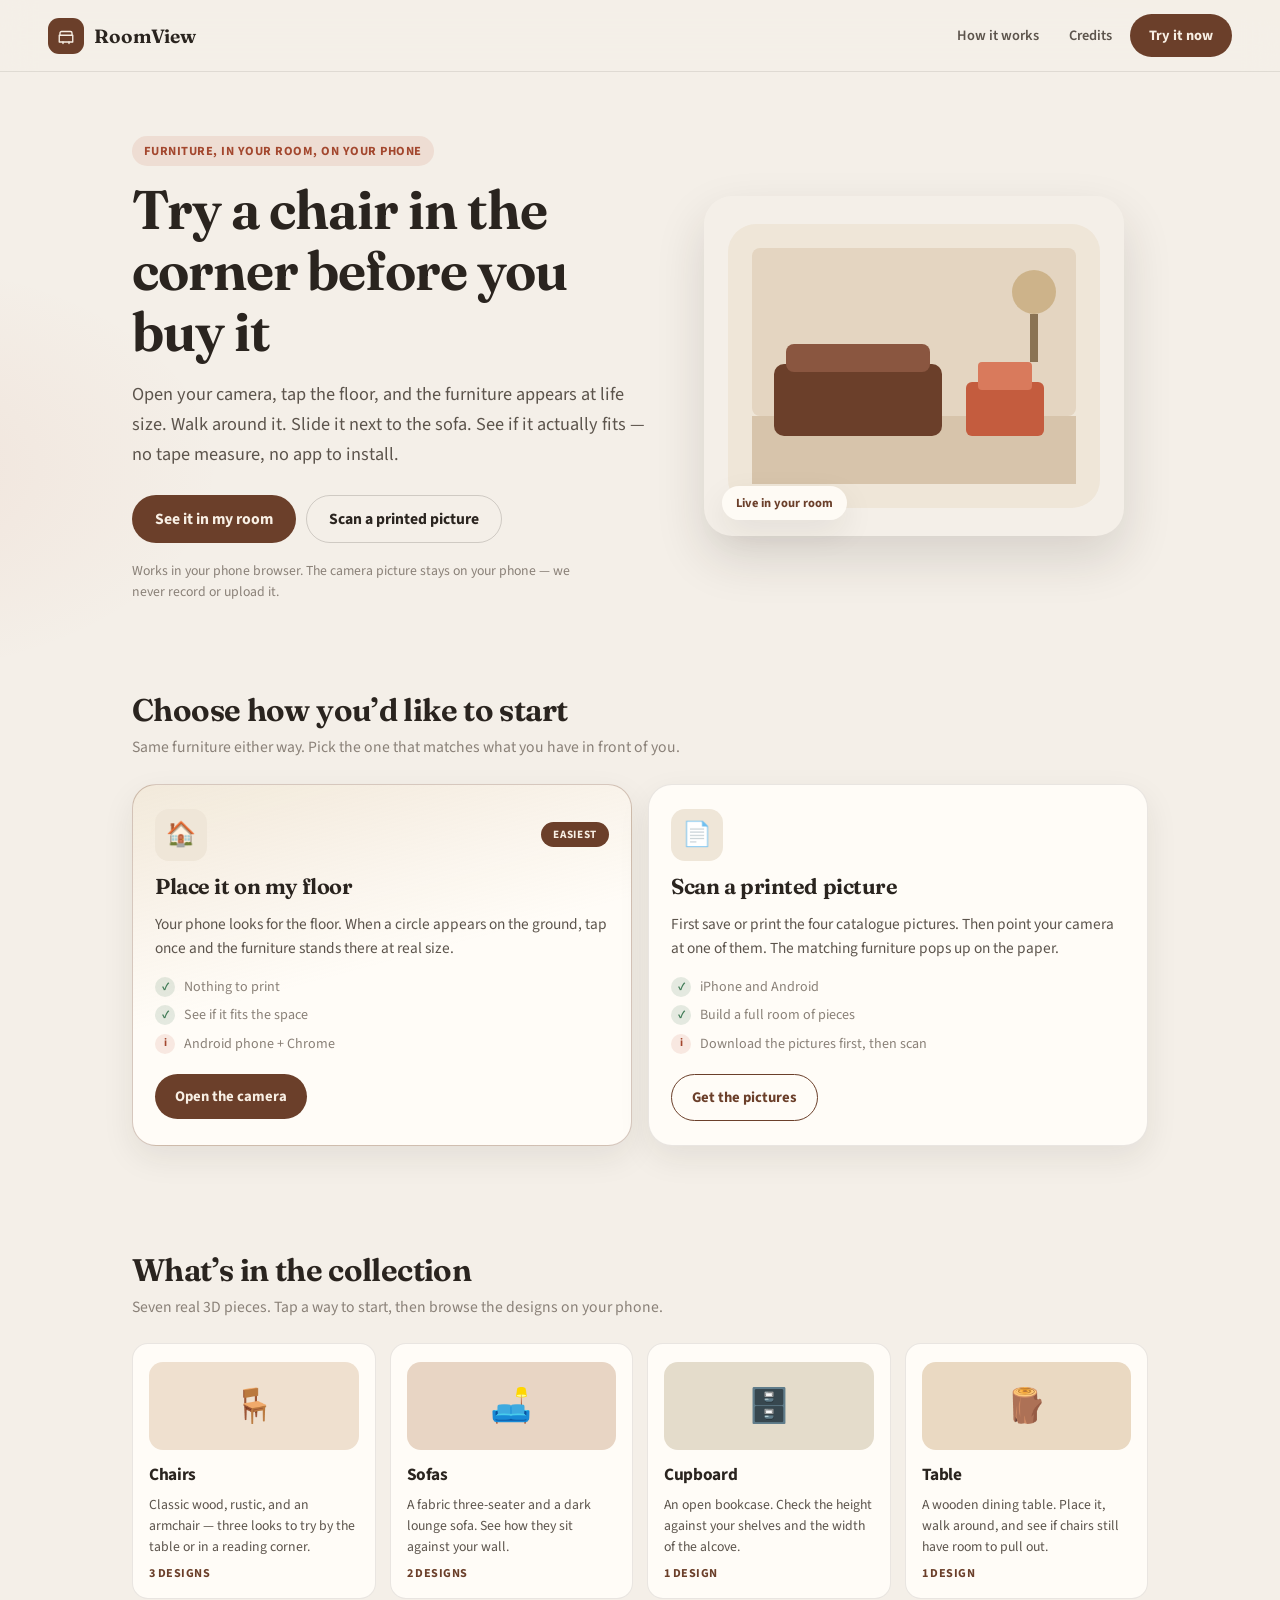
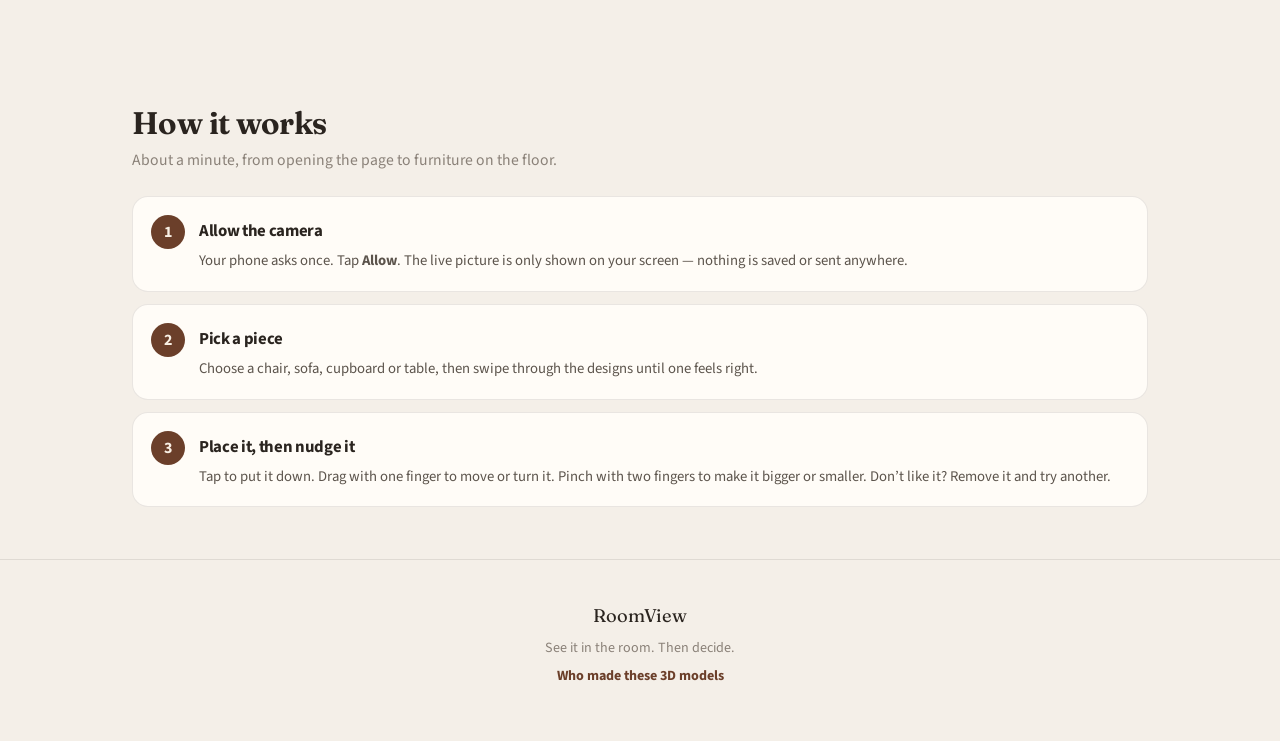
<file: index.html>
<!DOCTYPE html>
<html lang="en">
<head>
    <meta charset="UTF-8">
    <meta name="viewport" content="width=device-width, initial-scale=1.0">
    <meta name="description" content="See how a chair, sofa, cupboard or table looks in your own room using your phone camera. Nothing to install.">
    <meta name="theme-color" content="#f4efe8">
    <title>RoomView — See furniture in your own room</title>
    <link rel="stylesheet" href="./style/style.css">
</head>
<body class="page">

    <header class="app-header">
        <a class="brand" href="./index.html">
            <span class="brand-mark" aria-hidden="true">
                <svg viewBox="0 0 24 24" width="18" height="18" fill="none" stroke="currentColor" stroke-width="1.8" stroke-linecap="round" stroke-linejoin="round">
                    <path d="M4 11V8a2 2 0 0 1 2-2h12a2 2 0 0 1 2 2v3" />
                    <path d="M3 11h18v9H3z" />
                    <path d="M8 20v2M16 20v2" />
                </svg>
            </span>
            <span class="brand-name">RoomView</span>
        </a>
        <nav class="header-nav" aria-label="Main">
            <a class="header-link" href="#how">How it works</a>
            <a class="header-link" href="./references.html">Credits</a>
            <a class="header-cta" href="#start">Try it now</a>
        </nav>
    </header>

    <main>
        <section class="hero">
            <div class="hero-copy">
                <p class="eyebrow">Furniture, in your room, on your phone</p>
                <h1>Try a chair in the corner before you buy it</h1>
                <p class="lede">
                    Open your camera, tap the floor, and the furniture appears at life size.
                    Walk around it. Slide it next to the sofa. See if it actually fits —
                    no tape measure, no app to install.
                </p>
                <div class="hero-actions">
                    <a class="btn btn-primary" href="./markerless_AR/markerless.html">See it in my room</a>
                    <a class="btn btn-ghost" href="./print-pictures.html">Scan a printed picture</a>
                </div>
                <p class="hero-note">
                    Works in your phone browser. The camera picture stays on your phone — we never record or upload it.
                </p>
            </div>

            <div class="hero-visual" aria-hidden="true">
                <div class="hero-stage">
                    <svg class="hero-room" viewBox="0 0 420 340" fill="none" xmlns="http://www.w3.org/2000/svg">
                        <rect x="24" y="28" width="372" height="284" rx="28" fill="#efe6d8"/>
                        <rect x="48" y="52" width="324" height="168" rx="8" fill="#e4d5c1"/>
                        <rect x="48" y="220" width="324" height="68" fill="#d7c4ab"/>
                        <rect x="70" y="168" width="168" height="72" rx="10" fill="#6b3f2a"/>
                        <rect x="82" y="148" width="144" height="28" rx="8" fill="#8a5640"/>
                        <rect x="262" y="186" width="78" height="54" rx="6" fill="#c45c3e"/>
                        <rect x="274" y="166" width="54" height="28" rx="4" fill="#d97a5c"/>
                        <circle cx="330" cy="96" r="22" fill="#c4a574" opacity="0.7"/>
                        <rect x="326" y="118" width="8" height="48" fill="#8a7354"/>
                    </svg>
                    <span class="hero-badge">Live in your room</span>
                </div>
            </div>
        </section>

        <section class="section" id="start" aria-labelledby="start-title">
            <h2 class="section-title" id="start-title">Choose how you’d like to start</h2>
            <p class="section-sub">Same furniture either way. Pick the one that matches what you have in front of you.</p>

            <div class="option-grid">
                <a class="option-card is-recommended" href="./markerless_AR/markerless.html">
                    <div class="option-head">
                        <span class="option-icon" aria-hidden="true">🏠</span>
                        <span class="option-tag">Easiest</span>
                    </div>
                    <h3>Place it on my floor</h3>
                    <p class="option-text">
                        Your phone looks for the floor. When a circle appears on the ground,
                        tap once and the furniture stands there at real size.
                    </p>
                    <ul class="option-facts">
                        <li><span aria-hidden="true">✓</span> Nothing to print</li>
                        <li><span aria-hidden="true">✓</span> See if it fits the space</li>
                        <li><span aria-hidden="true">i</span> Android phone + Chrome</li>
                    </ul>
                    <span class="option-cta">Open the camera</span>
                </a>

                <a class="option-card" href="./print-pictures.html">
                    <div class="option-head">
                        <span class="option-icon" aria-hidden="true">📄</span>
                    </div>
                    <h3>Scan a printed picture</h3>
                    <p class="option-text">
                        First save or print the four catalogue pictures. Then point your camera
                        at one of them. The matching furniture pops up on the paper.
                    </p>
                    <ul class="option-facts">
                        <li><span aria-hidden="true">✓</span> iPhone and Android</li>
                        <li><span aria-hidden="true">✓</span> Build a full room of pieces</li>
                        <li><span aria-hidden="true">i</span> Download the pictures first, then scan</li>
                    </ul>
                    <span class="option-cta">Get the pictures</span>
                </a>
            </div>
        </section>

        <section class="section" aria-labelledby="catalogue-title">
            <h2 class="section-title" id="catalogue-title">What’s in the collection</h2>
            <p class="section-sub">Seven real 3D pieces. Tap a way to start, then browse the designs on your phone.</p>

            <div class="catalogue-grid">
                <article class="product-card">
                    <div class="product-art product-art-chair" aria-hidden="true">🪑</div>
                    <h3>Chairs</h3>
                    <p>Classic wood, rustic, and an armchair — three looks to try by the table or in a reading corner.</p>
                    <span class="product-meta">3 designs</span>
                </article>
                <article class="product-card">
                    <div class="product-art product-art-sofa" aria-hidden="true">🛋️</div>
                    <h3>Sofas</h3>
                    <p>A fabric three-seater and a dark lounge sofa. See how they sit against your wall.</p>
                    <span class="product-meta">2 designs</span>
                </article>
                <article class="product-card">
                    <div class="product-art product-art-cupboard" aria-hidden="true">🗄️</div>
                    <h3>Cupboard</h3>
                    <p>An open bookcase. Check the height against your shelves and the width of the alcove.</p>
                    <span class="product-meta">1 design</span>
                </article>
                <article class="product-card">
                    <div class="product-art product-art-table" aria-hidden="true">🪵</div>
                    <h3>Table</h3>
                    <p>A wooden dining table. Place it, walk around, and see if chairs still have room to pull out.</p>
                    <span class="product-meta">1 design</span>
                </article>
            </div>
        </section>

        <section class="section" id="how" aria-labelledby="how-title">
            <h2 class="section-title" id="how-title">How it works</h2>
            <p class="section-sub">About a minute, from opening the page to furniture on the floor.</p>

            <ol class="steps">
                <li class="step">
                    <span class="step-no">1</span>
                    <div>
                        <h3>Allow the camera</h3>
                        <p>Your phone asks once. Tap <strong>Allow</strong>. The live picture is only shown on your screen — nothing is saved or sent anywhere.</p>
                    </div>
                </li>
                <li class="step">
                    <span class="step-no">2</span>
                    <div>
                        <h3>Pick a piece</h3>
                        <p>Choose a chair, sofa, cupboard or table, then swipe through the designs until one feels right.</p>
                    </div>
                </li>
                <li class="step">
                    <span class="step-no">3</span>
                    <div>
                        <h3>Place it, then nudge it</h3>
                        <p>Tap to put it down. Drag with one finger to move or turn it. Pinch with two fingers to make it bigger or smaller. Don’t like it? Remove it and try another.</p>
                    </div>
                </li>
            </ol>
        </section>

       
    </main>

    <footer class="app-footer">
        <p class="footer-brand">RoomView</p>
        <p>See it in the room. Then decide.</p>
        <p><a href="./references.html">Who made these 3D models</a></p>
    </footer>

</body>
</html>
</file>
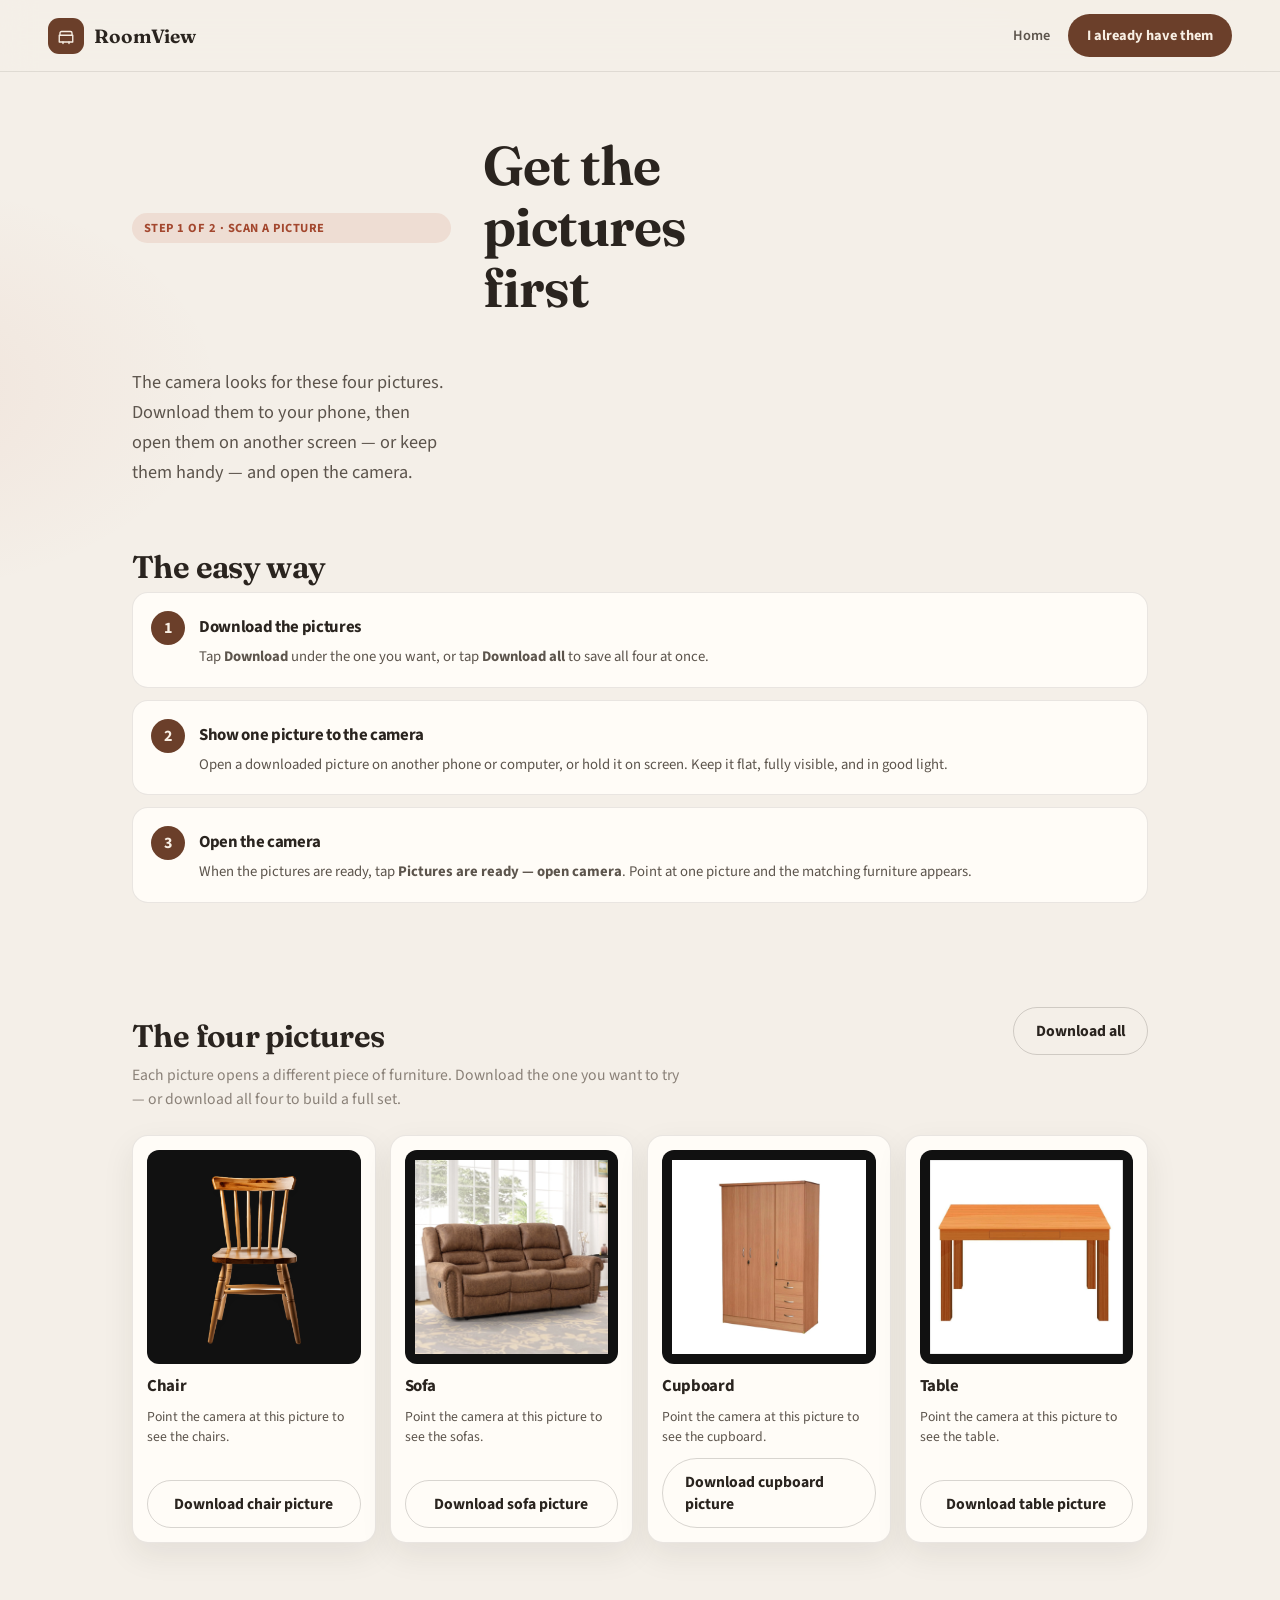
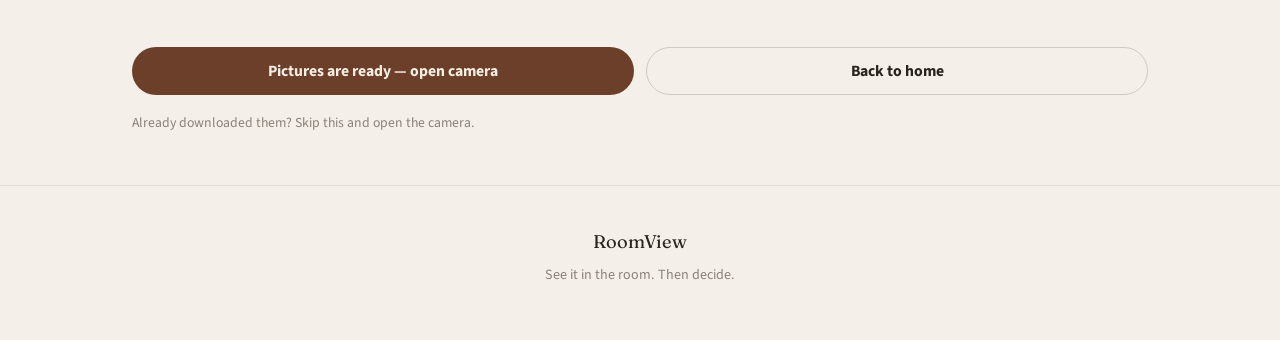
<file: print-pictures.html>
<!DOCTYPE html>
<html lang="en">
<head>
    <meta charset="UTF-8">
    <meta name="viewport" content="width=device-width, initial-scale=1.0">
    <meta name="theme-color" content="#f4efe8">
    <title>Download the pictures — RoomView</title>
    <link rel="stylesheet" href="./style/style.css">
</head>
<body class="page">

    <header class="app-header">
        <a class="brand" href="./index.html">
            <span class="brand-mark" aria-hidden="true">
                <svg viewBox="0 0 24 24" width="18" height="18" fill="none" stroke="currentColor" stroke-width="1.8" stroke-linecap="round" stroke-linejoin="round">
                    <path d="M4 11V8a2 2 0 0 1 2-2h12a2 2 0 0 1 2 2v3" />
                    <path d="M3 11h18v9H3z" />
                    <path d="M8 20v2M16 20v2" />
                </svg>
            </span>
            <span class="brand-name">RoomView</span>
        </a>
        <nav class="header-nav" aria-label="Main">
            <a class="header-link" href="./index.html">Home</a>
            <a class="header-cta" href="./marker_AR/marker.html">I already have them</a>
        </nav>
    </header>

    <main>
        <section class="hero hero-compact">
            <p class="eyebrow">Step 1 of 2 · Scan a picture</p>
            <h1>Get the pictures first</h1>
            <p class="lede">
                The camera looks for these four pictures. Download them to your phone, then
                open them on another screen — or keep them handy — and open the camera.
            </p>
        </section>

        <section class="section" aria-labelledby="how-print-title">
            <h2 class="section-title" id="how-print-title">The easy way</h2>
            <ol class="steps">
                <li class="step">
                    <span class="step-no">1</span>
                    <div>
                        <h3>Download the pictures</h3>
                        <p>Tap <strong>Download</strong> under the one you want, or tap <strong>Download all</strong> to save all four at once.</p>
                    </div>
                </li>
                <li class="step">
                    <span class="step-no">2</span>
                    <div>
                        <h3>Show one picture to the camera</h3>
                        <p>Open a downloaded picture on another phone or computer, or hold it on screen. Keep it flat, fully visible, and in good light.</p>
                    </div>
                </li>
                <li class="step">
                    <span class="step-no">3</span>
                    <div>
                        <h3>Open the camera</h3>
                        <p>When the pictures are ready, tap <strong>Pictures are ready — open camera</strong>. Point at one picture and the matching furniture appears.</p>
                    </div>
                </li>
            </ol>
        </section>

        <section class="section" aria-labelledby="pictures-title">
            <div class="print-toolbar">
                <h2 class="section-title" id="pictures-title">The four pictures</h2>
                <div class="print-toolbar-actions">
                    <button class="btn btn-ghost" type="button" id="download-all-btn">Download all</button>
                </div>
            </div>
            <p class="section-sub">Each picture opens a different piece of furniture. Download the one you want to try — or download all four to build a full set.</p>

            <div class="marker-print-grid">
                <article class="marker-print-card">
                    <div class="marker-print-preview">
                        <img src="./assets/markers/chair-marker.jpg" alt="Chair picture to print or save">
                    </div>
                    <h3>Chair</h3>
                    <p>Point the camera at this picture to see the chairs.</p>
                    <a class="btn btn-ghost marker-download" href="./assets/markers/chair-marker.jpg" download="roomview-chair-picture.jpg">Download chair picture</a>
                </article>

                <article class="marker-print-card">
                    <div class="marker-print-preview">
                        <img src="./assets/markers/sofa-marker.jpg" alt="Sofa picture to print or save">
                    </div>
                    <h3>Sofa</h3>
                    <p>Point the camera at this picture to see the sofas.</p>
                    <a class="btn btn-ghost marker-download" href="./assets/markers/sofa-marker.jpg" download="roomview-sofa-picture.jpg">Download sofa picture</a>
                </article>

                <article class="marker-print-card">
                    <div class="marker-print-preview">
                        <img src="./assets/markers/cupboard-marker.jpg" alt="Cupboard picture to print or save">
                    </div>
                    <h3>Cupboard</h3>
                    <p>Point the camera at this picture to see the cupboard.</p>
                    <a class="btn btn-ghost marker-download" href="./assets/markers/cupboard-marker.jpg" download="roomview-cupboard-picture.jpg">Download cupboard picture</a>
                </article>

                <article class="marker-print-card">
                    <div class="marker-print-preview">
                        <img src="./assets/markers/table-marker.jpg" alt="Table picture to print or save">
                    </div>
                    <h3>Table</h3>
                    <p>Point the camera at this picture to see the table.</p>
                    <a class="btn btn-ghost marker-download" href="./assets/markers/table-marker.jpg" download="roomview-table-picture.jpg">Download table picture</a>
                </article>
            </div>
        </section>

        <section class="section">
            <div class="cta-row">
                <a class="btn btn-primary" href="./marker_AR/marker.html">Pictures are ready — open camera</a>
                <a class="btn btn-ghost" href="./index.html">Back to home</a>
            </div>
            <p class="hero-note">Already downloaded them? Skip this and open the camera.</p>
        </section>
    </main>

    <footer class="app-footer">
        <p class="footer-brand">RoomView</p>
        <p>See it in the room. Then decide.</p>
    </footer>

    <script>
        document.getElementById('download-all-btn').addEventListener('click', () => {
            const links = document.querySelectorAll('.marker-download');
            links.forEach((link, index) => {
                window.setTimeout(() => link.click(), index * 350);
            });
        });
    </script>
</body>
</html>
</file>
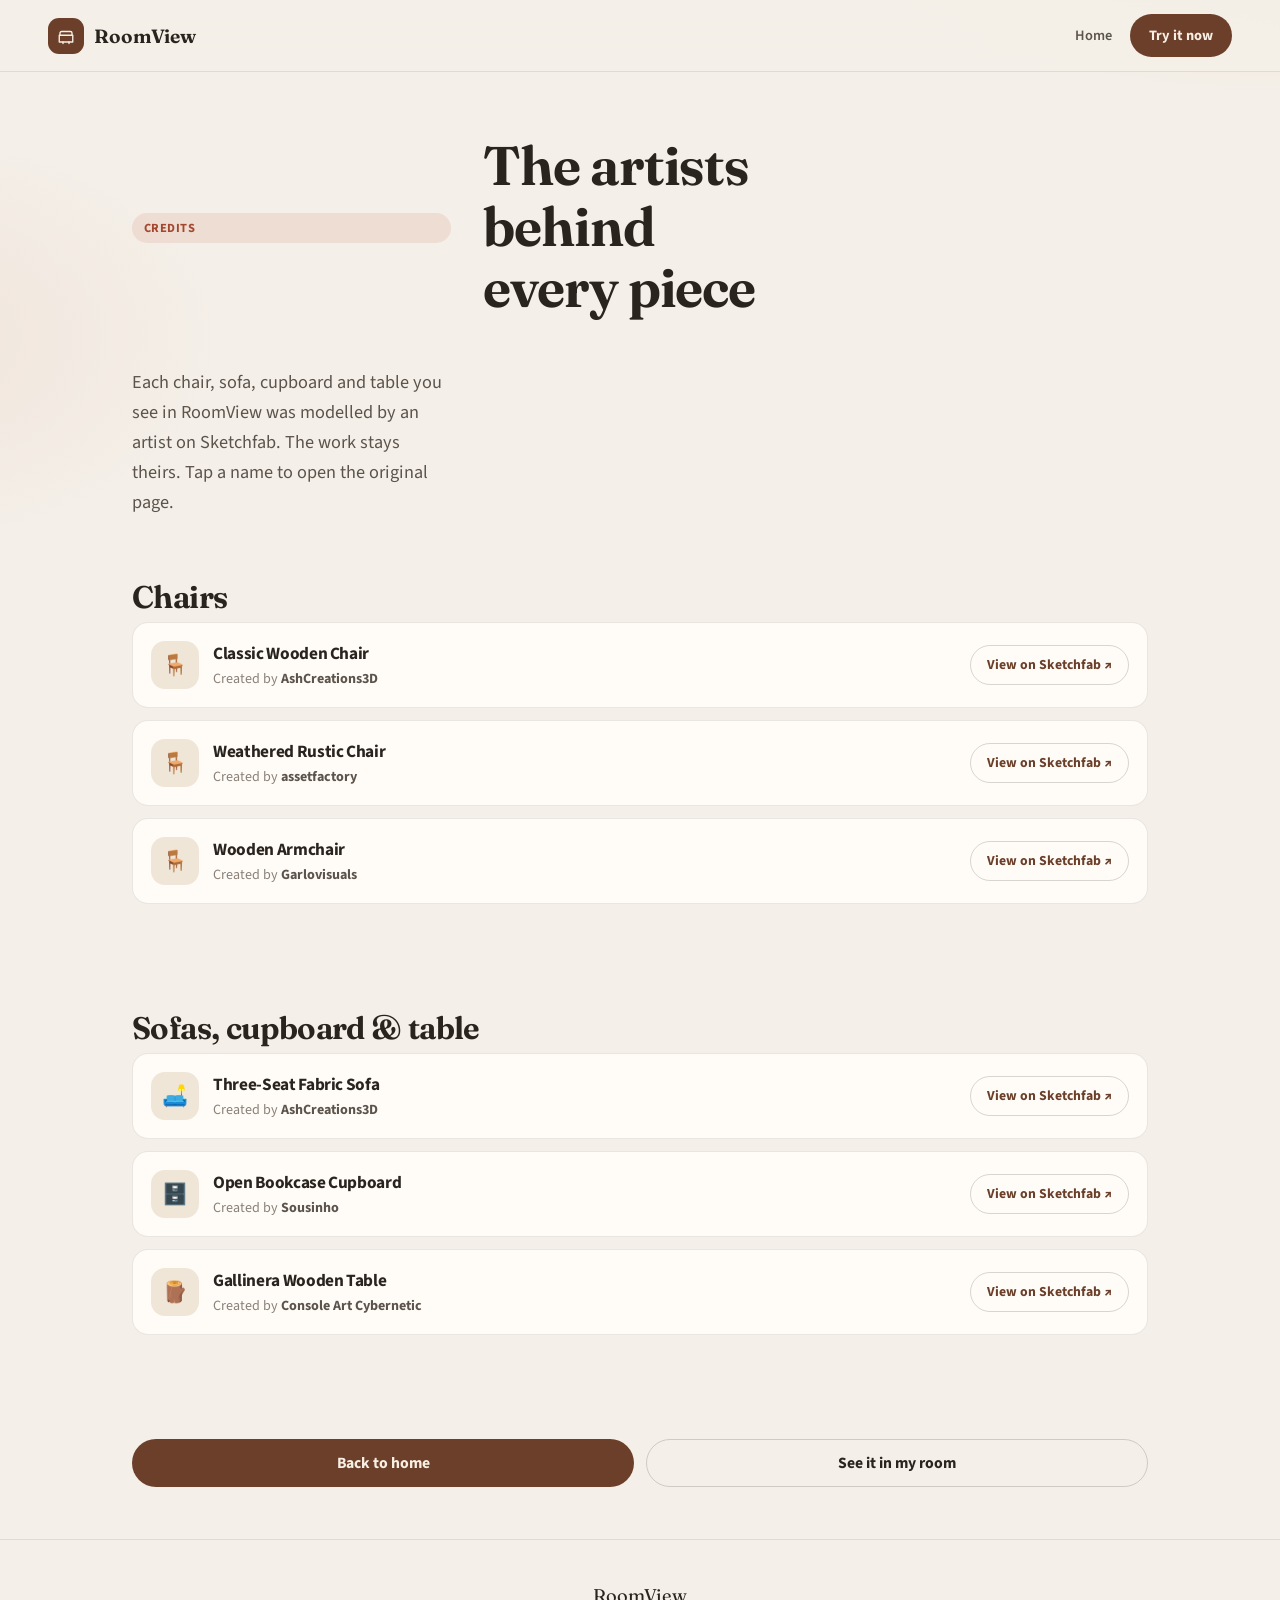
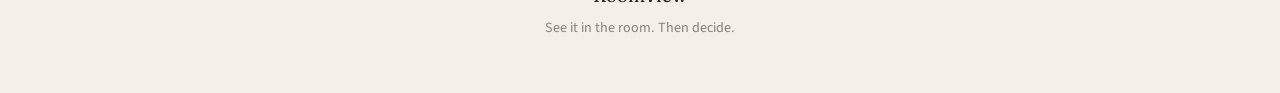
<file: references.html>
<!DOCTYPE html>
<html lang="en">
<head>
    <meta charset="UTF-8">
    <meta name="viewport" content="width=device-width, initial-scale=1.0">
    <meta name="theme-color" content="#f4efe8">
    <title>Who made these models — RoomView</title>
    <link rel="stylesheet" href="./style/style.css">
</head>
<body class="page">

    <header class="app-header">
        <a class="brand" href="./index.html">
            <span class="brand-mark" aria-hidden="true">
                <svg viewBox="0 0 24 24" width="18" height="18" fill="none" stroke="currentColor" stroke-width="1.8" stroke-linecap="round" stroke-linejoin="round">
                    <path d="M4 11V8a2 2 0 0 1 2-2h12a2 2 0 0 1 2 2v3" />
                    <path d="M3 11h18v9H3z" />
                    <path d="M8 20v2M16 20v2" />
                </svg>
            </span>
            <span class="brand-name">RoomView</span>
        </a>
        <nav class="header-nav" aria-label="Main">
            <a class="header-link" href="./index.html">Home</a>
            <a class="header-cta" href="./markerless_AR/markerless.html">Try it now</a>
        </nav>
    </header>

    <main>
        <section class="hero hero-compact">
            <p class="eyebrow">Credits</p>
            <h1>The artists behind every piece</h1>
            <p class="lede">
                Each chair, sofa, cupboard and table you see in RoomView was modelled by an artist
                on Sketchfab. The work stays theirs. Tap a name to open the original page.
            </p>
        </section>

        <section class="section" aria-labelledby="chairs-title">
            <h2 class="section-title" id="chairs-title">Chairs</h2>
            <div class="credit-list">
                <article class="credit-card">
                    <div class="credit-top">
                        <span class="credit-icon" aria-hidden="true">🪑</span>
                        <div>
                            <h3>Classic Wooden Chair</h3>
                            <p class="credit-by">Created by <strong>AshCreations3D</strong></p>
                        </div>
                    </div>
                    <a class="credit-link" href="https://sketchfab.com/3d-models/furniture--no-11-f4097ea52daa4f02b32630a7fe2ae740" target="_blank" rel="noopener noreferrer">
                        View on Sketchfab <span aria-hidden="true">↗</span>
                    </a>
                </article>
                <article class="credit-card">
                    <div class="credit-top">
                        <span class="credit-icon" aria-hidden="true">🪑</span>
                        <div>
                            <h3>Weathered Rustic Chair</h3>
                            <p class="credit-by">Created by <strong>assetfactory</strong></p>
                        </div>
                    </div>
                    <a class="credit-link" href="https://sketchfab.com/3d-models/post-apocalyptic-ruined-chair-style-1-430152ac4f5c4aca9096752d3df5a906" target="_blank" rel="noopener noreferrer">
                        View on Sketchfab <span aria-hidden="true">↗</span>
                    </a>
                </article>
                <article class="credit-card">
                    <div class="credit-top">
                        <span class="credit-icon" aria-hidden="true">🪑</span>
                        <div>
                            <h3>Wooden Armchair</h3>
                            <p class="credit-by">Created by <strong>Garlovisuals</strong></p>
                        </div>
                    </div>
                    <a class="credit-link" href="https://sketchfab.com/3d-models/wooden-armchair-8b98946af10b4b97afce07a2eab66979" target="_blank" rel="noopener noreferrer">
                        View on Sketchfab <span aria-hidden="true">↗</span>
                    </a>
                </article>
            </div>
        </section>

        <section class="section" aria-labelledby="rest-title">
            <h2 class="section-title" id="rest-title">Sofas, cupboard &amp; table</h2>
            <div class="credit-list">
                <article class="credit-card">
                    <div class="credit-top">
                        <span class="credit-icon" aria-hidden="true">🛋️</span>
                        <div>
                            <h3>Three-Seat Fabric Sofa</h3>
                            <p class="credit-by">Created by <strong>AshCreations3D</strong></p>
                        </div>
                    </div>
                    <a class="credit-link" href="https://sketchfab.com/3d-models/furniture--no-09-90c2a8dc5b9445f7883b04d5de98a7ab" target="_blank" rel="noopener noreferrer">
                        View on Sketchfab <span aria-hidden="true">↗</span>
                    </a>
                </article>
                <article class="credit-card">
                    <div class="credit-top">
                        <span class="credit-icon" aria-hidden="true">🗄️</span>
                        <div>
                            <h3>Open Bookcase Cupboard</h3>
                            <p class="credit-by">Created by <strong>Sousinho</strong></p>
                        </div>
                    </div>
                    <a class="credit-link" href="https://sketchfab.com/3d-models/bookcase-7f82ce1343e64cef8a0552446276d8e7" target="_blank" rel="noopener noreferrer">
                        View on Sketchfab <span aria-hidden="true">↗</span>
                    </a>
                </article>
                <article class="credit-card">
                    <div class="credit-top">
                        <span class="credit-icon" aria-hidden="true">🪵</span>
                        <div>
                            <h3>Gallinera Wooden Table</h3>
                            <p class="credit-by">Created by <strong>Console Art Cybernetic</strong></p>
                        </div>
                    </div>
                    <a class="credit-link" href="https://sketchfab.com/3d-models/gallinera-table-e9c3bf026b8b4311bcd2029a3183f38d" target="_blank" rel="noopener noreferrer">
                        View on Sketchfab <span aria-hidden="true">↗</span>
                    </a>
                </article>
            </div>
        </section>

        <section class="section">
            <div class="cta-row">
                <a class="btn btn-primary" href="./index.html">Back to home</a>
                <a class="btn btn-ghost" href="./markerless_AR/markerless.html">See it in my room</a>
            </div>
        </section>
    </main>

    <footer class="app-footer">
        <p class="footer-brand">RoomView</p>
        <p>See it in the room. Then decide.</p>
    </footer>

</body>
</html>
</file>
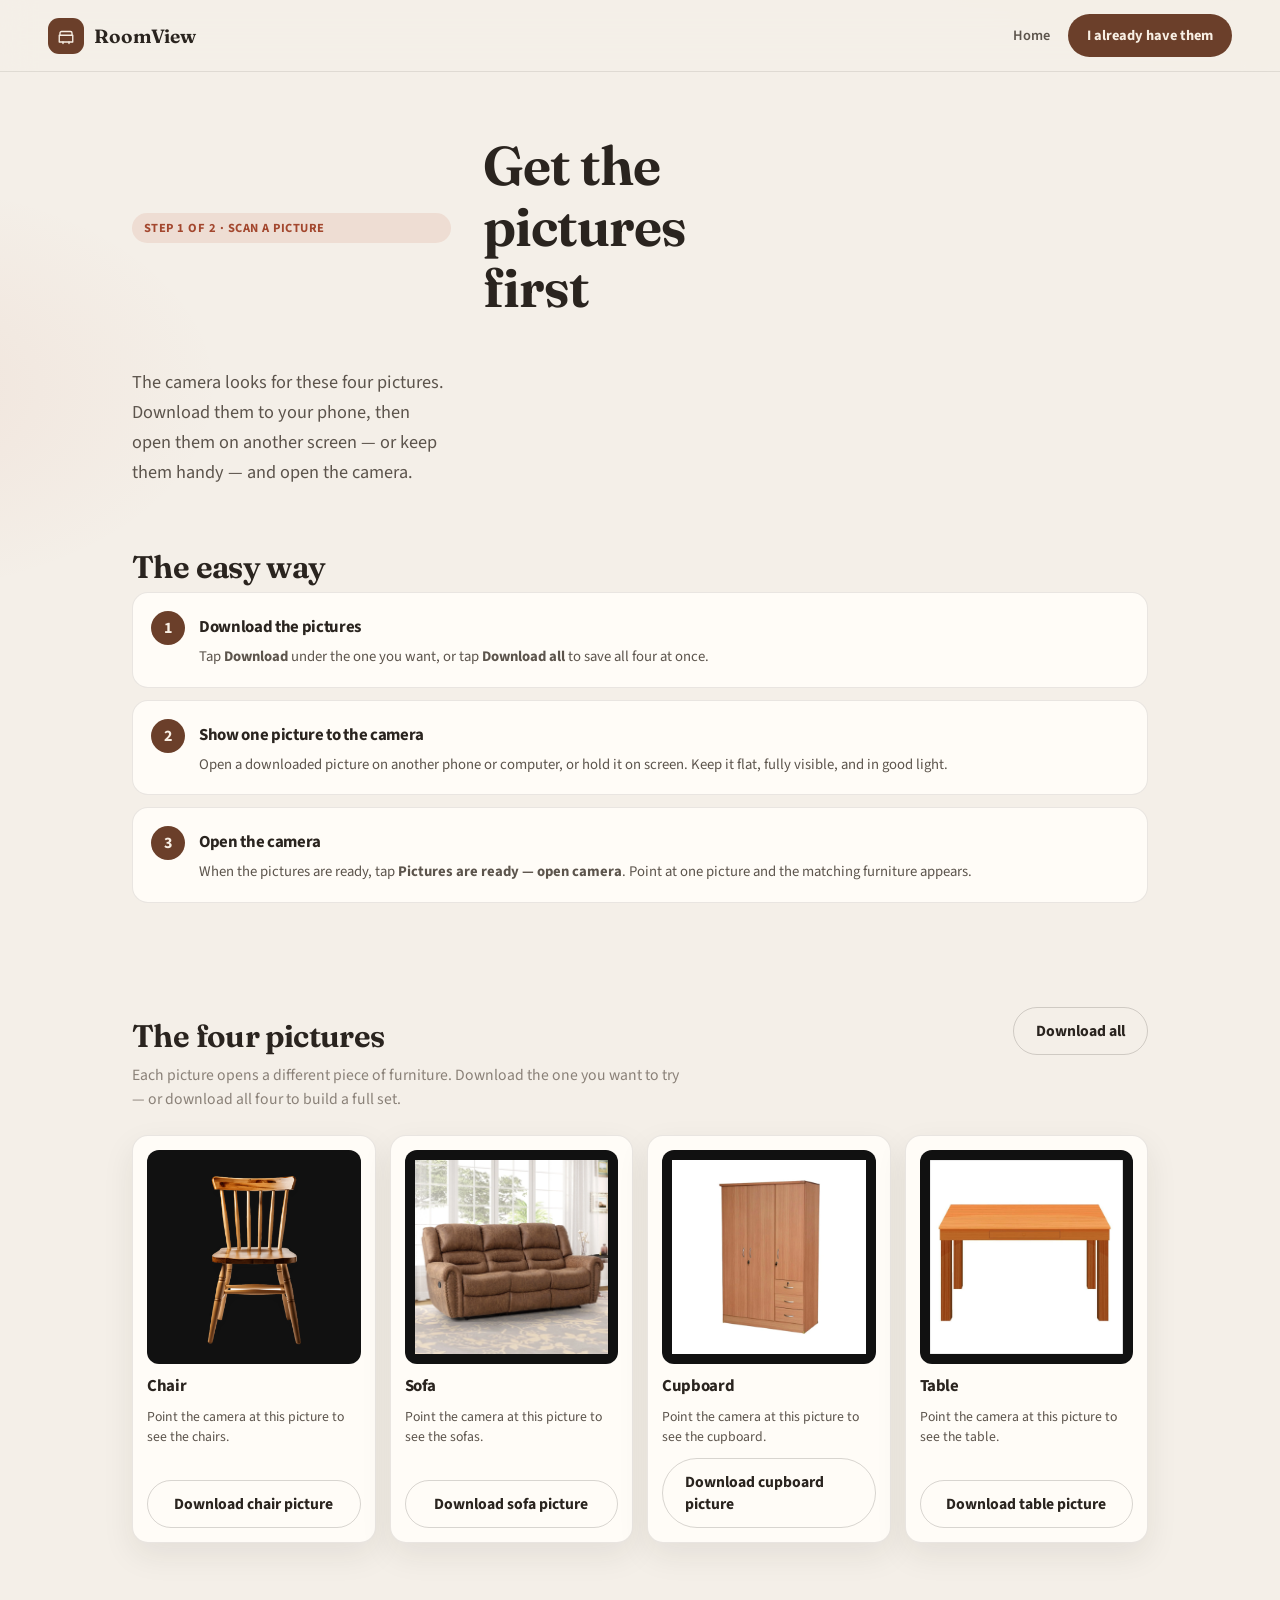
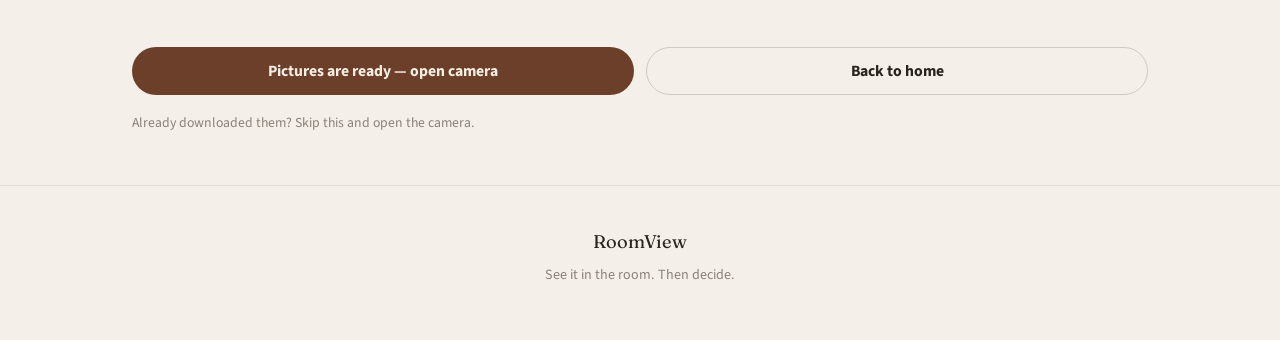
<file: marker_AR/print-markers.html>
<!DOCTYPE html>
<html lang="en">
<head>
    <meta charset="UTF-8">
    <meta http-equiv="refresh" content="0; url=../print-pictures.html">
    <title>Print the pictures — RoomView</title>
    <link rel="canonical" href="../print-pictures.html">
    <script>location.replace('../print-pictures.html');</script>
</head>
<body>
    <p>This page has moved. <a href="../print-pictures.html">Open the pictures to print</a>.</p>
</body>
</html>
</file>
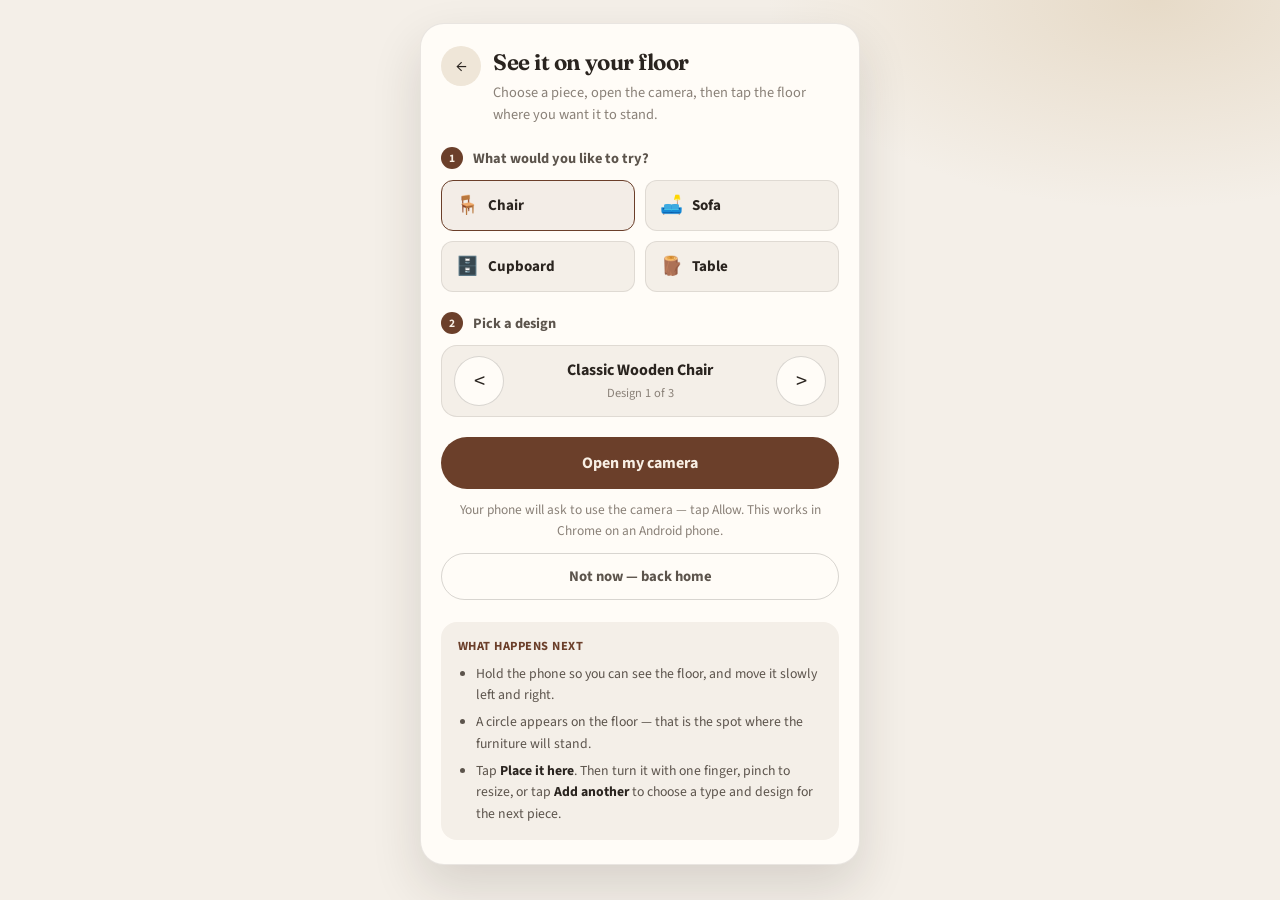
<file: markerless_AR/markerless.html>
<!doctype html>
<html lang="en">
  <head>
    <meta charset="utf-8" />
    <meta name="viewport" content="width=device-width, initial-scale=1, user-scalable=no" />
    <meta name="theme-color" content="#f4efe8" />
    <title>Place furniture in your room — RoomView</title>

    <script src="https://aframe.io/releases/1.4.1/aframe.min.js"></script>
    <link rel="stylesheet" href="../style/style.css">
    <script src="./interactions.js"></script>
  </head>

  <body class="ar-page">
    <!-- ================= SETUP SCREEN ================= -->
    <div id="selection-ui" class="selection-panel">
        <div class="selection-card">
            <div class="setup-head">
                <a class="setup-back" href="../index.html" aria-label="Back to home">←</a>
                <div>
                    <h2>See it on your floor</h2>
                    <p class="selection-subtitle">Choose a piece, open the camera, then tap the floor where you want it to stand.</p>
                </div>
            </div>

            <div class="setup-step">
                <p class="setup-step-label"><span class="step-dot">1</span> What would you like to try?</p>
                <div class="category-grid">
                    <button class="category-btn active" data-category="chair">Chair</button>
                    <button class="category-btn" data-category="sofa">Sofa</button>
                    <button class="category-btn" data-category="cupboard">Cupboard</button>
                    <button class="category-btn" data-category="table">Table</button>
                </div>
            </div>

            <div class="setup-step">
                <p class="setup-step-label"><span class="step-dot">2</span> Pick a design</p>
                <div class="model-picker">
                    <button id="prev-btn" class="nav-btn nav-btn-inline" type="button" aria-label="Previous design">&lt;</button>
                    <div class="model-picker-text">
                        <div id="model-preview-text">Classic Wooden Chair</div>
                        <span id="model-counter" class="model-counter">Design 1 of 3</span>
                    </div>
                    <button id="next-btn" class="nav-btn nav-btn-inline" type="button" aria-label="Next design">&gt;</button>
                </div>
            </div>

            <div class="action-stack">
                <button id="start-ar-btn" class="main-btn">Open my camera</button>
                <p id="ar-status">Your phone will ask to use the camera — tap Allow. This works in Chrome on an Android phone.</p>
                <a href="../index.html" class="main-btn secondary">Not now — back home</a>
            </div>

            <div class="setup-tips">
                <p class="setup-tips-title">What happens next</p>
                <ul>
                    <li>Hold the phone so you can see the floor, and move it slowly left and right.</li>
                    <li>A circle appears on the floor — that is the spot where the furniture will stand.</li>
                    <li>Tap <strong>Place it here</strong>. Then turn it with one finger, pinch to resize, or tap <strong>Add another</strong> to choose a type and design for the next piece.</li>
                </ul>
            </div>
        </div>
    </div>

    <!-- ================= AR OVERLAY ================= -->
    <div id="ar-ui" class="ar-ui-layer" style="display: none;">
        <div class="ar-top-bar ar-top-bar-split">
            <button id="exit-ar-btn" class="exit-ar-btn" type="button">← Home</button>
            <span class="live-pill"><span class="live-dot" aria-hidden="true"></span><span id="live-pill-text">Finding the floor</span></span>
        </div>

        <div id="ar-guide" class="ar-guide">
            <p class="ar-guide-title" id="ar-guide-title">Move the phone slowly over the floor</p>
            <p class="ar-guide-text" id="ar-guide-text">Keep the floor in the picture. When a circle appears, tap <strong>Place it here</strong> and the furniture will stand on that spot.</p>
        </div>

        <div id="ar-picker" class="ar-picker" hidden>
            <p class="ar-picker-title">Choose furniture type and design</p>
            <div class="ar-picker-cats">
                <button class="ar-category-btn active" type="button" data-category="chair">Chair</button>
                <button class="ar-category-btn" type="button" data-category="sofa">Sofa</button>
                <button class="ar-category-btn" type="button" data-category="cupboard">Cupboard</button>
                <button class="ar-category-btn" type="button" data-category="table">Table</button>
            </div>
            <div class="model-picker ar-picker-design">
                <button id="ar-prev-btn" class="nav-btn nav-btn-inline" type="button" aria-label="Previous design">&lt;</button>
                <div class="model-picker-text">
                    <div id="ar-model-preview-text">Classic Wooden Chair</div>
                    <span id="ar-model-counter" class="model-counter">Design 1 of 3</span>
                </div>
                <button id="ar-next-btn" class="nav-btn nav-btn-inline" type="button" aria-label="Next design">&gt;</button>
            </div>
            <div class="ar-picker-actions">
                <button id="ar-picker-confirm" class="place-btn" type="button">Use this piece</button>
                <button id="ar-picker-cancel" class="undo-btn" type="button">Cancel</button>
            </div>
        </div>

        <div class="ar-bottom-bar">
            <p id="ml-placed-count" class="ar-hint" hidden>No furniture on the floor yet</p>
            <button id="place-btn" class="place-btn" type="button">Place it here</button>
            <div id="arrange-row" class="marker-place-row" hidden>
                <button id="add-another-btn" class="place-btn" type="button">Add another</button>
                <button id="undo-last-btn" class="undo-btn" type="button">Undo last</button>
            </div>
            <div id="reset-row" class="marker-place-row" hidden>
                <button id="clear-all-btn" class="undo-btn" type="button">Clear all</button>
                <button id="new-floor-btn" class="undo-btn" type="button">New floor</button>
            </div>
            <p class="ar-hint" id="gesture-hint" style="display: none;">One finger turns it · two fingers pinch to resize · tap a piece to choose it</p>
        </div>
    </div>

    <audio id="placement-sound" preload="auto" src="../assets/audio/place-furniture.mp3"></audio>

    <!-- WebXR Scene -->
    <a-scene
        webxr="requiredFeatures: hit-test; optionalFeatures: local-floor, local, dom-overlay; overlayElement: #ar-ui;"
        renderer="alpha: true; colorManagement: true; physicallyCorrectLights: true; shadowMapEnabled: true; shadowMapType: pcfsoft"
        vr-mode-ui="enabled: false"
        device-orientation-permission-ui="enabled: false"
        markerless-placement
        ar-floor-shadows
        gesture-handler="placementMode: true"
    >
        <a-camera position="0 1.6 0"></a-camera>

        <!-- Fill lights (do not cast shadows) -->
        <a-entity light="type: ambient; color: #ffffff; intensity: 0.45"></a-entity>
        <a-entity light="type: hemisphere; color: #ffffff; groundColor: #8a8a8a; intensity: 0.55"></a-entity>

        <!-- Key light: fixed direction, casts shadow onto the detected floor -->
        <a-entity
            id="key-light"
            light="type: directional; color: #fff4e6; intensity: 1.05; castShadow: true; shadowMapWidth: 2048; shadowMapHeight: 2048; shadowCameraNear: 0.2; shadowCameraFar: 12; shadowCameraLeft: -2; shadowCameraRight: 2; shadowCameraTop: 2; shadowCameraBottom: -2; shadowBias: -0.0004; shadowRadius: 2"
            position="-2.2 4.5 1.8"
        ></a-entity>

        <a-entity id="reticle" visible="false">
            <a-ring color="#e94560" radius-inner="0.1" radius-outer="0.15" rotation="-90 0 0"></a-ring>
        </a-entity>

        <!-- Invisible floor plane: only the shadow is drawn on the detected surface -->
        <a-plane
            id="shadow-floor"
            rotation="-90 0 0"
            width="8"
            height="8"
            visible="false"
            material="shader: shadow; transparent: true; opacity: 0.55"
            shadow="receive: true; cast: false"
        ></a-plane>

        <a-entity id="placed-furniture-group"></a-entity>
    </a-scene>
  </body>
</html>
</file>
<file: style/style.css>
@import url('https://fonts.googleapis.com/css2?family=Fraunces:opsz,wght@9..144,500;9..144,650;9..144,700&family=Source+Sans+3:wght@400;500;600;700&display=swap');

/* =========================================================
   ROOMVIEW — furniture-store tokens
   Light pages for browsing. Dark glass only on the camera.
   ========================================================= */
:root {
    --linen: #f4efe8;
    --paper: #fffcf7;
    --sand: #efe6d8;
    --ink: #2a241f;
    --ink-soft: #5c544c;
    --ink-dim: #8a8178;
    --walnut: #6b3f2a;
    --terracotta: #c45c3e;
    --terracotta-deep: #a3472e;
    --terracotta-soft: rgba(196, 92, 62, 0.12);
    --sage: #3f7a55;
    --sage-soft: rgba(63, 122, 85, 0.14);
    --gold: #c4a574;
    --line: rgba(42, 36, 31, 0.1);
    --line-strong: rgba(42, 36, 31, 0.18);

    --radius-lg: 24px;
    --radius: 16px;
    --radius-sm: 12px;
    --shadow: 0 12px 32px rgba(42, 36, 31, 0.08);
    --shadow-lift: 0 22px 50px rgba(42, 36, 31, 0.14);

    --serif: 'Fraunces', Georgia, serif;
    --sans: 'Source Sans 3', -apple-system, 'Segoe UI', Arial, sans-serif;

    --accent: var(--terracotta);
    --success: var(--sage);
}

* { box-sizing: border-box; }

html { -webkit-text-size-adjust: 100%; scroll-behavior: smooth; }

body {
    margin: 0;
    font-family: var(--sans);
    color: var(--ink);
    background: var(--linen);
    overflow-x: hidden;
    -webkit-tap-highlight-color: transparent;
}

body.page {
    min-height: 100vh;
    display: flex;
    flex-direction: column;
    background:
        radial-gradient(900px 480px at 100% -10%, rgba(196, 165, 116, 0.28), transparent 55%),
        radial-gradient(700px 420px at -10% 20%, rgba(196, 92, 62, 0.08), transparent 50%),
        var(--linen);
}

body.ar-page {
    overflow: hidden;
    height: 100%;
    background: #000;
    color: #fff;
}

h1, h2, h3 {
    font-family: var(--serif);
    font-weight: 650;
    letter-spacing: -0.02em;
    color: var(--ink);
}

/* =========================================================
   HEADER / FOOTER
   ========================================================= */
.app-header {
    position: sticky;
    top: 0;
    z-index: 20;
    display: flex;
    align-items: center;
    justify-content: space-between;
    gap: 12px;
    padding: 14px clamp(16px, 5vw, 48px);
    background: rgba(244, 239, 232, 0.88);
    backdrop-filter: blur(16px);
    border-bottom: 1px solid var(--line);
}

.brand {
    display: inline-flex;
    align-items: center;
    gap: 10px;
    text-decoration: none;
    color: var(--ink);
}

.brand-mark {
    display: grid;
    place-items: center;
    width: 36px;
    height: 36px;
    border-radius: 11px;
    background: var(--walnut);
    color: #f8efe4;
}

.brand-name {
    font-family: var(--serif);
    font-size: 1.2rem;
    font-weight: 650;
}

.header-nav {
    display: flex;
    align-items: center;
    gap: 6px;
}

.header-link {
    color: var(--ink-soft);
    text-decoration: none;
    font-size: 0.9rem;
    font-weight: 600;
    padding: 8px 12px;
    border-radius: 999px;
}

.header-link:hover { color: var(--ink); }

.header-cta,
.btn {
    display: inline-flex;
    align-items: center;
    justify-content: center;
    padding: 10px 18px;
    border-radius: 999px;
    text-decoration: none;
    font-weight: 700;
    font-size: 0.9rem;
    border: 1px solid transparent;
    cursor: pointer;
    font-family: inherit;
}

.header-cta {
    background: var(--walnut);
    color: #f8efe4;
}

.app-footer {
    margin-top: auto;
    padding: 40px clamp(16px, 5vw, 48px) 48px;
    border-top: 1px solid var(--line);
    text-align: center;
    color: var(--ink-dim);
    font-size: 0.88rem;
    line-height: 1.7;
}

.app-footer p { margin: 0 0 4px; }

.footer-brand {
    font-family: var(--serif);
    font-size: 1.15rem;
    color: var(--ink);
    margin-bottom: 6px !important;
}

.app-footer a {
    color: var(--walnut);
    font-weight: 700;
    text-decoration: none;
}

/* =========================================================
   PAGE SECTIONS
   ========================================================= */
main {
    width: 100%;
    max-width: 1080px;
    margin: 0 auto;
    padding: 0 clamp(16px, 5vw, 32px);
}

.hero {
    display: grid;
    gap: 32px;
    padding: clamp(36px, 8vw, 72px) 0 clamp(20px, 4vw, 36px);
    align-items: center;
}

.hero-compact {
    padding-bottom: 8px;
    max-width: 640px;
}

.eyebrow {
    display: inline-block;
    margin: 0 0 14px;
    padding: 6px 12px;
    border-radius: 999px;
    background: var(--terracotta-soft);
    color: var(--terracotta-deep);
    font-size: 0.78rem;
    font-weight: 700;
    letter-spacing: 0.04em;
    text-transform: uppercase;
}

.hero h1 {
    margin: 0 0 16px;
    font-size: clamp(2.1rem, 7vw, 3.4rem);
    line-height: 1.12;
}

.lede {
    margin: 0;
    max-width: 540px;
    color: var(--ink-soft);
    font-size: clamp(1.02rem, 3.4vw, 1.14rem);
    line-height: 1.65;
}

.hero-actions {
    display: flex;
    flex-wrap: wrap;
    gap: 10px;
    margin-top: 26px;
}

.btn { min-height: 48px; padding: 12px 22px; font-size: 0.98rem; }
.btn-primary { background: var(--walnut); color: #f8efe4; }
.btn-ghost {
    background: transparent;
    border-color: var(--line-strong);
    color: var(--ink);
}

.hero-note {
    margin: 18px 0 0;
    color: var(--ink-dim);
    font-size: 0.86rem;
    line-height: 1.5;
    max-width: 460px;
}

.hero-visual { display: flex; justify-content: center; }

.hero-stage {
    position: relative;
    width: min(100%, 420px);
}

.hero-room {
    width: 100%;
    height: auto;
    border-radius: 28px;
    box-shadow: var(--shadow-lift);
}

.hero-badge {
    position: absolute;
    left: 18px;
    bottom: 22px;
    padding: 8px 14px;
    border-radius: 999px;
    background: rgba(255, 252, 247, 0.92);
    color: var(--walnut);
    font-size: 0.78rem;
    font-weight: 700;
    box-shadow: var(--shadow);
}

.section { padding: clamp(28px, 6vw, 52px) 0; }

.section-title {
    margin: 0 0 6px;
    font-size: clamp(1.45rem, 4.5vw, 1.95rem);
}

.section-sub {
    margin: 0 0 24px;
    color: var(--ink-dim);
    font-size: 0.98rem;
    line-height: 1.55;
    max-width: 560px;
}

/* =========================================================
   START OPTIONS
   ========================================================= */
.option-grid {
    display: grid;
    gap: 16px;
}

.option-card {
    display: flex;
    flex-direction: column;
    gap: 12px;
    padding: 24px 22px;
    background: var(--paper);
    border: 1px solid var(--line);
    border-radius: var(--radius-lg);
    box-shadow: var(--shadow);
    text-decoration: none;
    color: var(--ink);
    transition: transform 0.2s ease, box-shadow 0.2s ease;
}

.option-card:hover {
    transform: translateY(-3px);
    box-shadow: var(--shadow-lift);
}

.option-card.is-recommended {
    border-color: rgba(107, 63, 42, 0.28);
    background:
        linear-gradient(165deg, rgba(196, 165, 116, 0.22), transparent 50%),
        var(--paper);
}

.option-head {
    display: flex;
    align-items: center;
    justify-content: space-between;
}

.option-icon {
    display: grid;
    place-items: center;
    width: 52px;
    height: 52px;
    border-radius: 14px;
    background: var(--sand);
    font-size: 1.5rem;
}

.option-tag {
    padding: 5px 12px;
    border-radius: 999px;
    background: var(--walnut);
    color: #f8efe4;
    font-size: 0.7rem;
    font-weight: 700;
    letter-spacing: 0.06em;
    text-transform: uppercase;
}

.option-card h3 { margin: 0; font-size: 1.35rem; }

.option-text {
    margin: 0;
    color: var(--ink-soft);
    font-size: 0.96rem;
    line-height: 1.6;
}

.option-facts {
    margin: 4px 0 0;
    padding: 0;
    list-style: none;
    display: grid;
    gap: 8px;
}

.option-facts li {
    display: flex;
    gap: 9px;
    color: var(--ink-dim);
    font-size: 0.88rem;
    line-height: 1.45;
}

.option-facts li span {
    flex-shrink: 0;
    display: grid;
    place-items: center;
    width: 20px;
    height: 20px;
    border-radius: 50%;
    background: var(--sage-soft);
    color: var(--sage);
    font-size: 0.7rem;
    font-weight: 700;
}

.option-facts li:last-child span {
    background: var(--terracotta-soft);
    color: var(--terracotta-deep);
}

.option-cta {
    margin-top: 8px;
    align-self: flex-start;
    padding: 12px 20px;
    border-radius: 999px;
    background: var(--walnut);
    color: #f8efe4;
    font-size: 0.92rem;
    font-weight: 700;
}

.option-card:not(.is-recommended) .option-cta {
    background: transparent;
    color: var(--walnut);
    border: 1.5px solid var(--walnut);
}

/* =========================================================
   PRODUCT GRID · STEPS · FAQ · CREDITS
   ========================================================= */
.catalogue-grid {
    display: grid;
    grid-template-columns: repeat(2, 1fr);
    gap: 14px;
}

.product-card {
    padding: 18px 16px 16px;
    background: var(--paper);
    border: 1px solid var(--line);
    border-radius: var(--radius);
    display: flex;
    flex-direction: column;
    gap: 8px;
}

.product-art {
    display: grid;
    place-items: center;
    height: 88px;
    border-radius: 14px;
    font-size: 2.1rem;
    margin-bottom: 4px;
}

.product-art-chair { background: #efe0cf; }
.product-art-sofa { background: #e8d5c4; }
.product-art-cupboard { background: #e4dccb; }
.product-art-table { background: #ead9c2; }

.product-card h3 {
    margin: 0;
    font-size: 1.08rem;
    font-family: var(--sans);
    font-weight: 700;
}

.product-card p {
    margin: 0;
    color: var(--ink-soft);
    font-size: 0.86rem;
    line-height: 1.5;
    flex: 1;
}

.product-meta {
    font-size: 0.76rem;
    font-weight: 700;
    letter-spacing: 0.04em;
    text-transform: uppercase;
    color: var(--walnut);
}

.steps {
    margin: 0;
    padding: 0;
    list-style: none;
    display: grid;
    gap: 12px;
}

.step {
    display: flex;
    gap: 14px;
    padding: 18px;
    background: var(--paper);
    border: 1px solid var(--line);
    border-radius: var(--radius);
}

.step-no {
    flex-shrink: 0;
    display: grid;
    place-items: center;
    width: 34px;
    height: 34px;
    border-radius: 50%;
    background: var(--walnut);
    color: #f8efe4;
    font-weight: 700;
}

.step h3 {
    margin: 4px 0 6px;
    font-size: 1.05rem;
    font-family: var(--sans);
    font-weight: 700;
}

.step p {
    margin: 0;
    color: var(--ink-soft);
    font-size: 0.92rem;
    line-height: 1.6;
}

.faq-list { display: grid; gap: 10px; }

.faq-item {
    background: var(--paper);
    border: 1px solid var(--line);
    border-radius: var(--radius);
    padding: 16px 18px;
}

.faq-item summary {
    cursor: pointer;
    font-weight: 700;
    font-size: 0.98rem;
    list-style: none;
    display: flex;
    justify-content: space-between;
    gap: 12px;
}

.faq-item summary::-webkit-details-marker { display: none; }
.faq-item summary::after { content: '+'; color: var(--walnut); font-size: 1.3rem; line-height: 1; }
.faq-item[open] summary::after { content: '−'; }

.faq-item p {
    margin: 10px 0 0;
    color: var(--ink-soft);
    font-size: 0.92rem;
    line-height: 1.65;
}

.credit-list { display: grid; gap: 12px; }

.credit-card {
    display: flex;
    flex-direction: column;
    gap: 14px;
    padding: 18px;
    background: var(--paper);
    border: 1px solid var(--line);
    border-radius: var(--radius);
}

.credit-top { display: flex; align-items: center; gap: 14px; }

.credit-icon {
    display: grid;
    place-items: center;
    width: 48px;
    height: 48px;
    border-radius: 14px;
    background: var(--sand);
    font-size: 1.3rem;
}

.credit-card h3 {
    margin: 0 0 3px;
    font-size: 1.08rem;
    font-family: var(--sans);
    font-weight: 700;
}

.credit-by { margin: 0; color: var(--ink-dim); font-size: 0.88rem; }
.credit-by strong { color: var(--ink-soft); }

.credit-link {
    align-self: flex-start;
    padding: 9px 16px;
    border-radius: 999px;
    border: 1px solid var(--line-strong);
    color: var(--walnut);
    text-decoration: none;
    font-size: 0.86rem;
    font-weight: 700;
}

.cta-row { display: flex; flex-wrap: wrap; gap: 12px; }
.cta-row .btn { flex: 1; min-width: 180px; }

/* =========================================================
   MARKERLESS SETUP (light picker, before the camera)
   ========================================================= */
.selection-panel {
    position: absolute;
    inset: 0;
    z-index: 999;
    display: flex;
    align-items: flex-start;
    justify-content: center;
    padding: 16px 16px 28px;
    overflow-y: auto;
    background:
        radial-gradient(700px 380px at 90% 0%, rgba(196, 165, 116, 0.28), transparent 55%),
        var(--linen);
}

.selection-card {
    width: 100%;
    max-width: 440px;
    margin: auto;
    padding: 22px 20px 24px;
    background: var(--paper);
    border: 1px solid var(--line);
    border-radius: var(--radius-lg);
    box-shadow: var(--shadow-lift);
    color: var(--ink);
}

.setup-head {
    display: flex;
    align-items: flex-start;
    gap: 12px;
    margin-bottom: 22px;
}

.setup-back {
    flex-shrink: 0;
    display: grid;
    place-items: center;
    width: 40px;
    height: 40px;
    border-radius: 50%;
    background: var(--sand);
    color: var(--ink);
    text-decoration: none;
    font-size: 1.1rem;
}

.selection-card h2 {
    margin: 2px 0 6px;
    font-size: 1.4rem;
    line-height: 1.25;
}

.selection-subtitle {
    margin: 0;
    color: var(--ink-dim);
    font-size: 0.9rem;
    line-height: 1.5;
}

.setup-step { margin-bottom: 20px; }

.setup-step-label {
    display: flex;
    align-items: center;
    gap: 10px;
    margin: 0 0 11px;
    font-size: 0.9rem;
    font-weight: 700;
    color: var(--ink-soft);
}

.step-dot {
    display: grid;
    place-items: center;
    width: 22px;
    height: 22px;
    border-radius: 50%;
    background: var(--walnut);
    color: #f8efe4;
    font-size: 0.72rem;
    font-weight: 700;
}

.category-grid {
    display: grid;
    grid-template-columns: repeat(2, 1fr);
    gap: 10px;
}

.category-btn {
    display: flex;
    align-items: center;
    gap: 9px;
    padding: 14px;
    background: var(--linen);
    color: var(--ink);
    border: 1.5px solid var(--line);
    border-radius: var(--radius-sm);
    font-family: inherit;
    font-weight: 700;
    font-size: 0.94rem;
    text-align: left;
    cursor: pointer;
}

.category-btn::before { font-size: 1.15rem; line-height: 1; }
.category-btn[data-category="chair"]::before { content: '🪑'; }
.category-btn[data-category="sofa"]::before { content: '🛋️'; }
.category-btn[data-category="cupboard"]::before { content: '🗄️'; }
.category-btn[data-category="table"]::before { content: '🪵'; }

.category-btn.active {
    border-color: var(--walnut);
    background: rgba(107, 63, 42, 0.08);
}

.model-picker {
    display: flex;
    align-items: center;
    gap: 10px;
    padding: 10px 12px;
    background: var(--linen);
    border: 1px solid var(--line);
    border-radius: var(--radius);
}

.model-picker-text { flex: 1; min-width: 0; text-align: center; }
#model-preview-text { font-size: 1rem; font-weight: 700; line-height: 1.3; }
.model-counter { display: block; margin-top: 3px; color: var(--ink-dim); font-size: 0.78rem; }

.action-stack {
    display: flex;
    flex-direction: column;
    gap: 11px;
    margin-top: 8px;
}

.main-btn {
    display: block;
    width: 100%;
    padding: 15px 22px;
    background: var(--walnut);
    color: #f8efe4;
    text-decoration: none;
    border: none;
    border-radius: 999px;
    font-family: inherit;
    font-weight: 700;
    font-size: 1rem;
    text-align: center;
    cursor: pointer;
}

.main-btn:active { transform: scale(0.98); }

.main-btn.secondary {
    background: transparent;
    border: 1px solid var(--line-strong);
    color: var(--ink-soft);
    font-size: 0.92rem;
    padding: 12px 20px;
}

#ar-status {
    margin: 0;
    color: var(--ink-dim);
    font-size: 0.84rem;
    line-height: 1.55;
    text-align: center;
}

#ar-status.is-error { color: var(--terracotta-deep); font-weight: 600; }

.setup-tips {
    margin-top: 22px;
    padding: 15px 17px;
    background: var(--linen);
    border-radius: var(--radius);
}

.setup-tips-title {
    margin: 0 0 9px;
    font-size: 0.78rem;
    font-weight: 700;
    letter-spacing: 0.04em;
    text-transform: uppercase;
    color: var(--walnut);
}

.setup-tips ul { margin: 0; padding-left: 18px; display: grid; gap: 6px; }
.setup-tips li { color: var(--ink-soft); font-size: 0.86rem; line-height: 1.55; }
.setup-tips strong { color: var(--ink); }

/* Nav arrows on the light picker */
.selection-card .nav-btn {
    position: static;
    transform: none;
    background: var(--paper);
    color: var(--ink);
    border: 1px solid var(--line-strong);
}

.selection-card .nav-btn:active {
    transform: scale(0.94);
    background: var(--sand);
}

/* =========================================================
   AR OVERLAY — dark glass on the camera
   ========================================================= */
.ar-ui-layer {
    position: fixed;
    inset: 0;
    pointer-events: none;
    z-index: 100;
    font-family: var(--sans);
    color: #fff;
}

.ar-top-bar {
    position: absolute;
    top: 0;
    left: 0;
    right: 0;
    padding: max(14px, env(safe-area-inset-top)) 14px 0;
    display: flex;
    justify-content: flex-start;
    gap: 10px;
    pointer-events: none;
}

.ar-top-bar-split {
    justify-content: space-between;
    align-items: center;
}

.ar-bottom-bar {
    position: absolute;
    bottom: 0;
    left: 0;
    right: 0;
    padding: 0 14px max(20px, env(safe-area-inset-bottom));
    display: flex;
    flex-direction: column;
    align-items: center;
    gap: 9px;
    pointer-events: none;
}

.exit-ar-btn {
    pointer-events: auto;
    display: inline-flex;
    align-items: center;
    justify-content: center;
    min-height: 40px;
    padding: 9px 16px;
    background: rgba(20, 16, 12, 0.72);
    color: #fff;
    border: 1px solid rgba(255, 255, 255, 0.18);
    border-radius: 999px;
    text-decoration: none;
    font-family: inherit;
    font-weight: 700;
    font-size: 0.86rem;
    backdrop-filter: blur(10px);
    cursor: pointer;
}

.exit-ar-btn:active { transform: scale(0.96); }

.live-pill {
    display: inline-flex;
    align-items: center;
    gap: 7px;
    padding: 8px 14px;
    border-radius: 999px;
    background: rgba(20, 16, 12, 0.72);
    border: 1px solid rgba(255, 255, 255, 0.14);
    font-size: 0.76rem;
    font-weight: 700;
    color: rgba(255, 255, 255, 0.9);
    backdrop-filter: blur(10px);
}

.live-dot {
    width: 7px;
    height: 7px;
    border-radius: 50%;
    background: #6fbf86;
    box-shadow: 0 0 0 3px rgba(111, 191, 134, 0.25);
}

.ar-guide {
    position: absolute;
    top: max(72px, calc(env(safe-area-inset-top) + 66px));
    left: 14px;
    right: 14px;
    max-width: 400px;
    margin: 0 auto;
    padding: 14px 16px;
    background: rgba(20, 16, 12, 0.72);
    border: 1px solid rgba(255, 255, 255, 0.16);
    border-radius: var(--radius);
    backdrop-filter: blur(12px);
    pointer-events: none;
}

.ar-guide-title { margin: 0 0 5px; font-size: 0.95rem; font-weight: 700; }
.ar-guide-text { margin: 0; font-size: 0.84rem; line-height: 1.55; color: rgba(255, 255, 255, 0.82); }

.ar-picker {
    position: absolute;
    left: 14px;
    right: 14px;
    bottom: max(118px, calc(env(safe-area-inset-bottom) + 108px));
    max-width: 400px;
    margin: 0 auto;
    padding: 14px 14px 12px;
    background: rgba(20, 16, 12, 0.82);
    border: 1px solid rgba(255, 255, 255, 0.16);
    border-radius: var(--radius);
    backdrop-filter: blur(12px);
    pointer-events: auto;
    display: flex;
    flex-direction: column;
    gap: 10px;
}

.ar-picker[hidden] { display: none; }

.ar-picker-title {
    margin: 0;
    font-size: 0.88rem;
    font-weight: 700;
}

.ar-picker-cats {
    display: grid;
    grid-template-columns: repeat(4, 1fr);
    gap: 6px;
}

.ar-category-btn {
    padding: 8px 4px;
    border-radius: 10px;
    border: 1px solid rgba(255, 255, 255, 0.18);
    background: rgba(255, 255, 255, 0.08);
    color: #fff;
    font-family: inherit;
    font-size: 0.72rem;
    font-weight: 700;
    cursor: pointer;
}

.ar-category-btn.active {
    background: rgba(107, 63, 42, 0.9);
    border-color: rgba(196, 165, 116, 0.6);
}

.ar-picker-design {
    background: rgba(0, 0, 0, 0.28);
    border-color: rgba(255, 255, 255, 0.14);
}

.ar-picker-design .nav-btn {
    background: rgba(255, 255, 255, 0.12);
    color: #fff;
    border-color: rgba(255, 255, 255, 0.2);
}

.ar-picker-actions {
    display: flex;
    gap: 8px;
}

.ar-picker-actions .place-btn,
.ar-picker-actions .undo-btn {
    flex: 1;
    max-width: none;
    padding: 12px 10px;
    font-size: 0.86rem;
}

#arrange-row {
    max-width: 360px;
}

.place-btn[hidden],
#arrange-row[hidden],
#reset-row[hidden],
#ml-placed-count[hidden] {
    display: none !important;
}

.place-btn {
    pointer-events: auto;
    width: 100%;
    max-width: 330px;
    padding: 16px 22px;
    background: var(--walnut);
    color: #f8efe4;
    border: none;
    border-radius: 999px;
    font-family: inherit;
    font-weight: 700;
    font-size: 0.98rem;
    box-shadow: 0 8px 26px rgba(0, 0, 0, 0.35);
    cursor: pointer;
}

.place-btn:active { transform: scale(0.97); }

.place-btn:disabled,
.undo-btn:disabled,
.done-btn:disabled {
    opacity: 0.42;
    cursor: not-allowed;
    box-shadow: none;
}

.ar-hint {
    pointer-events: none;
    margin: 0;
    max-width: 100%;
    font-size: 0.78rem;
    line-height: 1.45;
    color: rgba(255, 255, 255, 0.9);
    text-align: center;
    background: rgba(20, 16, 12, 0.7);
    border: 1px solid rgba(255, 255, 255, 0.12);
    padding: 7px 15px;
    border-radius: 999px;
    backdrop-filter: blur(8px);
}

/* =========================================================
   MARKER AR OVERLAY
   ========================================================= */
.marker-ar-top {
    justify-content: space-between;
    align-items: center;
    gap: 8px;
}

.detected-label {
    flex: 1;
    min-width: 0;
    padding: 9px 14px;
    background: rgba(20, 16, 12, 0.72);
    color: #fff;
    border: 1.5px solid rgba(255, 255, 255, 0.16);
    border-radius: 999px;
    font-weight: 700;
    font-size: clamp(0.74rem, 3.3vw, 0.88rem);
    text-align: center;
    white-space: nowrap;
    overflow: hidden;
    text-overflow: ellipsis;
    backdrop-filter: blur(10px);
}

.detected-label.active {
    border-color: rgba(196, 165, 116, 0.7);
    background: rgba(107, 63, 42, 0.78);
}

.help-open-btn {
    pointer-events: auto;
    flex-shrink: 0;
    min-height: 40px;
    padding: 8px 14px;
    border-radius: 999px;
    background: rgba(20, 16, 12, 0.72);
    color: #fff;
    border: 1px solid rgba(255, 255, 255, 0.18);
    font-family: inherit;
    font-size: 0.82rem;
    font-weight: 700;
    cursor: pointer;
    backdrop-filter: blur(10px);
}

.help-sheet {
    position: absolute;
    inset: 0;
    z-index: 5;
    display: flex;
    align-items: center;
    justify-content: center;
    padding: 20px;
    background: rgba(20, 16, 12, 0.78);
    backdrop-filter: blur(8px);
    pointer-events: auto;
    overflow-y: auto;
}

.help-sheet[hidden] { display: none; }

.help-card {
    width: 100%;
    max-width: 400px;
    margin: auto;
    padding: 24px 22px;
    background: var(--paper);
    color: var(--ink);
    border-radius: var(--radius-lg);
    box-shadow: var(--shadow-lift);
}

.help-card h2 { margin: 0 0 14px; font-size: 1.4rem; color: var(--ink); }

.help-steps {
    margin: 0 0 20px;
    padding-left: 20px;
    display: grid;
    gap: 10px;
}

.help-steps li { color: var(--ink-soft); font-size: 0.92rem; line-height: 1.6; }
.help-steps strong { color: var(--ink); }

.help-card .main-btn { background: var(--walnut); color: #f8efe4; }

.nav-btn {
    position: absolute;
    top: 50%;
    transform: translateY(-50%);
    background: rgba(20, 16, 12, 0.7);
    color: #fff;
    border: 1px solid rgba(255, 255, 255, 0.18);
    font-size: clamp(1.05rem, 4vw, 1.4rem);
    width: clamp(44px, 12vw, 50px);
    height: clamp(44px, 12vw, 50px);
    padding: 0;
    border-radius: 50%;
    pointer-events: auto;
    cursor: pointer;
    display: flex;
    align-items: center;
    justify-content: center;
    backdrop-filter: blur(8px);
    font-family: inherit;
}

.nav-btn:active {
    transform: translateY(-50%) scale(0.94);
    background: rgba(107, 63, 42, 0.8);
}

.nav-btn.left { left: max(12px, env(safe-area-inset-left)); }
.nav-btn.right { right: max(12px, env(safe-area-inset-right)); }

.nav-btn-inline { position: static; transform: none; flex-shrink: 0; }
.nav-btn-inline:active { transform: scale(0.94); }

.marker-ar-bottom { width: 100%; }

.marker-controls-block {
    display: flex;
    flex-direction: column;
    align-items: center;
    gap: 9px;
    width: 100%;
}

.marker-controls-block[hidden] { display: none; }

.marker-model-nav {
    pointer-events: auto;
    display: none;
    align-items: center;
    justify-content: center;
    gap: 10px;
    width: 100%;
    max-width: 360px;
    padding: 7px 10px;
    background: rgba(20, 16, 12, 0.7);
    border: 1px solid rgba(255, 255, 255, 0.14);
    border-radius: 999px;
    backdrop-filter: blur(10px);
}

.model-status-text {
    flex: 1;
    min-width: 0;
    text-align: center;
    font-size: clamp(0.74rem, 3.2vw, 0.86rem);
    font-weight: 700;
    white-space: nowrap;
    overflow: hidden;
    text-overflow: ellipsis;
}

.marker-place-row {
    pointer-events: auto;
    display: flex;
    width: 100%;
    max-width: 360px;
    gap: 8px;
    align-items: stretch;
}

.marker-place-row .place-btn {
    flex: 1.35;
    max-width: none;
    padding: 13px 10px;
    font-size: 0.86rem;
    white-space: nowrap;
}

.undo-btn {
    pointer-events: auto;
    flex: 1;
    padding: 13px 10px;
    background: rgba(20, 16, 12, 0.7);
    color: #fff;
    border: 1px solid rgba(255, 255, 255, 0.18);
    border-radius: 999px;
    font-family: inherit;
    font-weight: 700;
    font-size: 0.82rem;
    white-space: nowrap;
    cursor: pointer;
    backdrop-filter: blur(10px);
}

.undo-btn:active { transform: scale(0.96); }

.done-btn {
    pointer-events: auto;
    width: 100%;
    max-width: 360px;
    padding: 14px 18px;
    background: var(--sage);
    color: #fff;
    border: none;
    border-radius: 999px;
    font-family: inherit;
    font-weight: 700;
    font-size: 0.92rem;
    cursor: pointer;
    box-shadow: 0 8px 24px rgba(0, 0, 0, 0.28);
}

.done-btn:active { transform: scale(0.97); }

.room-badge {
    pointer-events: none;
    margin: 0;
    padding: 7px 16px;
    font-size: 0.78rem;
    font-weight: 700;
    color: #b8e0c4;
    background: rgba(63, 122, 85, 0.35);
    border: 1px solid rgba(184, 224, 196, 0.35);
    border-radius: 999px;
}

.marker-select-panel {
    pointer-events: auto;
    display: flex;
    flex-direction: column;
    align-items: center;
    gap: 8px;
    width: 100%;
    max-width: 360px;
    padding: 12px;
    background: rgba(20, 16, 12, 0.78);
    border: 1px solid rgba(196, 165, 116, 0.45);
    border-radius: 18px;
    backdrop-filter: blur(12px);
}

.marker-select-panel[hidden] { display: none; }

.selected-label {
    max-width: 100%;
    font-size: 0.78rem;
    font-weight: 700;
    letter-spacing: 0.04em;
    text-transform: uppercase;
    color: var(--gold);
    overflow: hidden;
    text-overflow: ellipsis;
    white-space: nowrap;
}

.marker-select-row { display: flex; gap: 7px; width: 100%; }

.select-btn {
    pointer-events: auto;
    flex: 1;
    min-height: 42px;
    padding: 10px 8px;
    background: rgba(255, 255, 255, 0.12);
    color: #fff;
    border: 1px solid rgba(255, 255, 255, 0.18);
    border-radius: var(--radius-sm);
    font-family: inherit;
    font-weight: 700;
    font-size: 0.82rem;
    cursor: pointer;
}

.select-btn.danger {
    background: rgba(196, 92, 62, 0.9);
    border-color: transparent;
}

.select-btn:active { transform: scale(0.95); }

#rotate-left-btn,
#rotate-right-btn { font-size: 0.84rem; }

body.room-mode .nav-btn-side { display: none; }

/* =========================================================
   RESPONSIVE
   ========================================================= */
@media (min-width: 780px) {
    .hero {
        grid-template-columns: 1.05fr 0.95fr;
        padding-top: 64px;
    }

    .option-grid { grid-template-columns: 1fr 1fr; }

    .catalogue-grid { grid-template-columns: repeat(4, 1fr); }

    .credit-card {
        flex-direction: row;
        align-items: center;
        justify-content: space-between;
    }

    .credit-link { align-self: center; }
}

@media (min-width: 600px) {
    .nav-btn-side { display: flex; }
    .marker-model-nav { display: none; }
    .detected-label { max-width: 320px; margin: 0 auto; }
}

@media (max-width: 599px) {
    .nav-btn-side { display: none; }
    .marker-model-nav { display: flex; }
    .header-link { display: none; }
}

@media (max-width: 380px) {
    .ar-hint { font-size: 0.72rem; padding: 6px 12px; }
    .marker-place-row .place-btn,
    .undo-btn { font-size: 0.76rem; padding: 12px 7px; }
    .category-btn { padding: 11px 10px; font-size: 0.82rem; }
    .selection-card { padding: 18px 15px 20px; }
    .hero h1 { font-size: 1.85rem; }
}

/* =========================================================
   PRINT / DOWNLOAD MARKER PICTURES
   ========================================================= */
.print-toolbar {
    display: flex;
    flex-wrap: wrap;
    align-items: flex-end;
    justify-content: space-between;
    gap: 12px;
    margin-bottom: 8px;
}

.print-toolbar .section-title { margin-bottom: 0; }

.print-toolbar-actions {
    display: flex;
    flex-wrap: wrap;
    gap: 8px;
}

.marker-print-grid {
    display: grid;
    grid-template-columns: repeat(2, 1fr);
    gap: 14px;
}

.marker-print-card {
    display: flex;
    flex-direction: column;
    gap: 10px;
    padding: 14px;
    background: var(--paper);
    border: 1px solid var(--line);
    border-radius: var(--radius);
    box-shadow: var(--shadow);
}

.marker-print-preview {
    display: grid;
    place-items: center;
    aspect-ratio: 1;
    padding: 10px;
    background: #111;
    border-radius: 12px;
    overflow: hidden;
}

.marker-print-preview img {
    width: 100%;
    height: 100%;
    object-fit: contain;
}

.marker-print-card h3 {
    margin: 0;
    font-family: var(--sans);
    font-size: 1.05rem;
    font-weight: 700;
}

.marker-print-card p {
    margin: 0;
    color: var(--ink-soft);
    font-size: 0.86rem;
    line-height: 1.45;
    flex: 1;
}

.marker-print-card .btn {
    width: 100%;
    min-height: 44px;
}

.help-steps a {
    color: var(--walnut);
    font-weight: 700;
}

@media (min-width: 780px) {
    .marker-print-grid { grid-template-columns: repeat(4, 1fr); }
}

@media print {
    .app-header,
    .app-footer,
    .hero,
    .print-toolbar-actions,
    .cta-row,
    .hero-note,
    .marker-print-card .btn,
    .marker-print-card p,
    .section:first-of-type {
        display: none !important;
    }

    body.page {
        background: #fff;
    }

    main {
        max-width: none;
        padding: 0;
    }

    .marker-print-grid {
        display: block;
    }

    .marker-print-card {
        break-after: page;
        page-break-after: always;
        box-shadow: none;
        border: none;
        padding: 0;
        background: #fff;
    }

    .marker-print-card:last-child {
        break-after: auto;
        page-break-after: auto;
    }

    .marker-print-preview {
        aspect-ratio: auto;
        height: 85vh;
        background: #fff;
        border-radius: 0;
        padding: 0;
    }

    .marker-print-card h3 {
        text-align: center;
        margin: 8px 0 12px;
        font-size: 18pt;
    }
}
</file>
